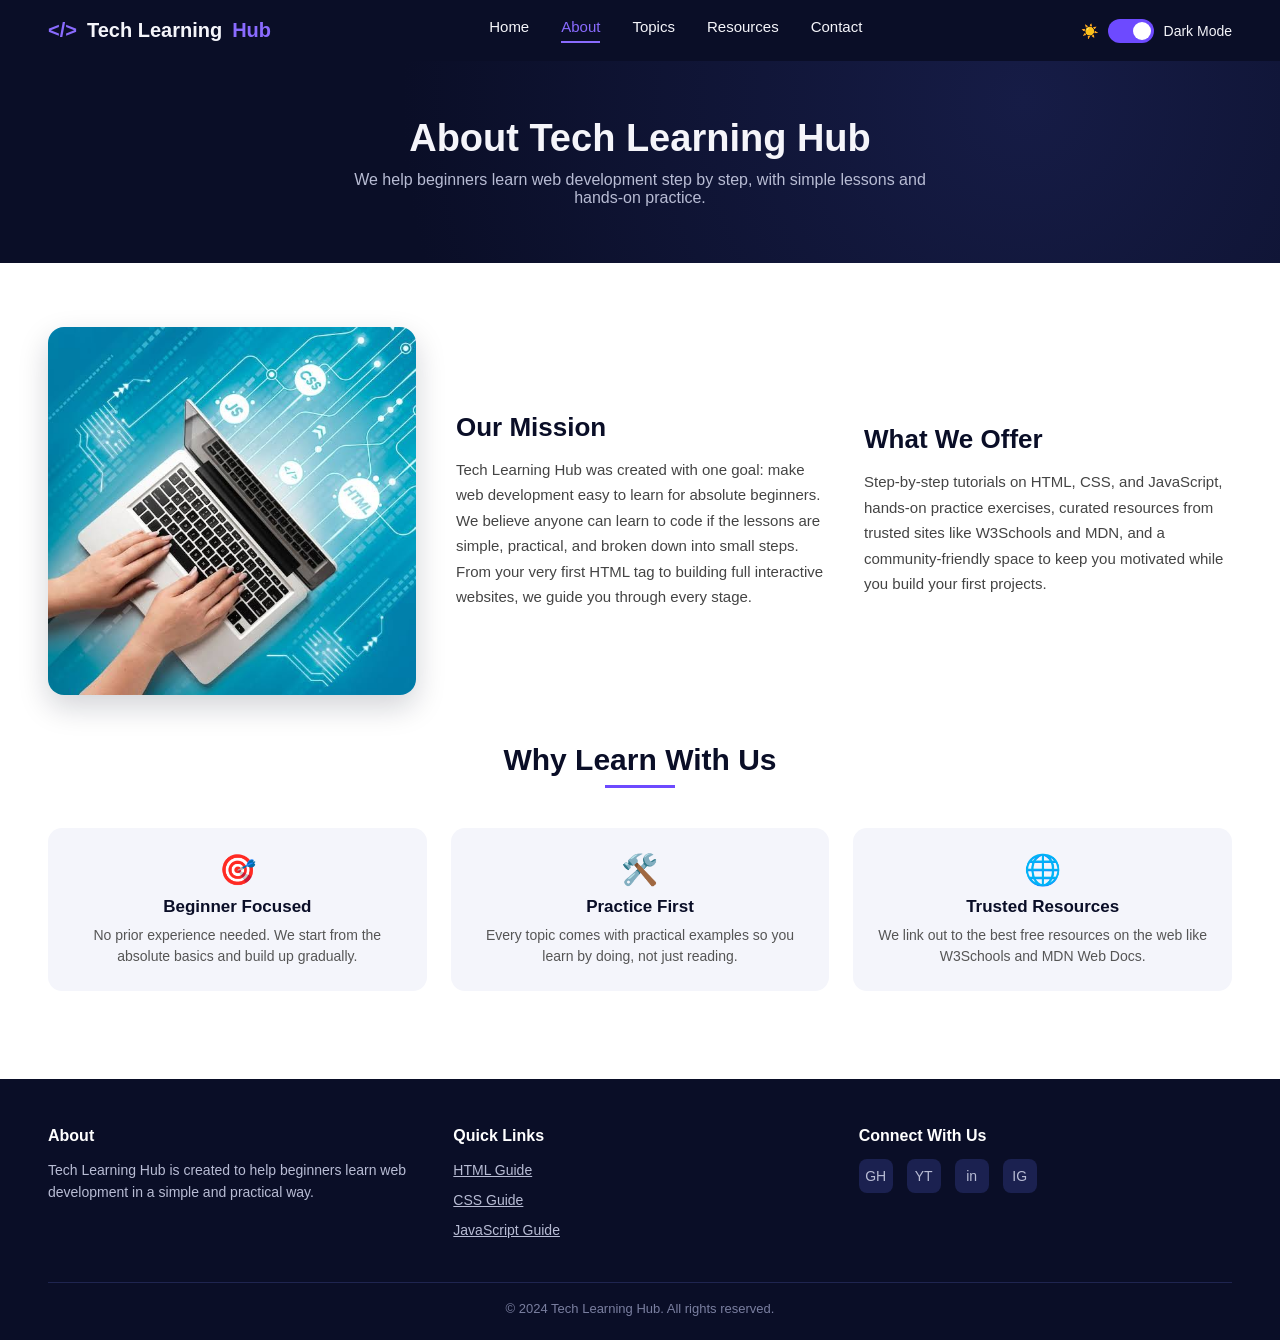
<file: about.html>
<!DOCTYPE html>
<html lang="en">
<head>
<meta charset="UTF-8">
<meta name="viewport" content="width=device-width, initial-scale=1.0">
<title>About - Tech Learning Hub</title>
<link rel="stylesheet" href="style.css">
</head>
<body>

<header>
  <a href="index.html" class="logo"><span class="bracket">&lt;/&gt;</span> Tech Learning <span class="hub">Hub</span></a>
  <nav>
    <a href="index.html">Home</a>
    <a href="about.html" class="active">About</a>
    <a href="topics.html">Topics</a>
    <a href="resources.html">Resources</a>
    <a href="contact.html">Contact</a>
  </nav>
  <div class="mode-toggle">
    ☀️
    <div class="switch on" id="modeSwitch" onclick="toggleMode()"><div class="knob"></div></div>
    <span id="modeLabel">Dark Mode</span>
  </div>
</header>

<section class="page-hero">
  <h1>About Tech Learning Hub</h1>
  <p>We help beginners learn web development step by step, with simple lessons and hands-on practice.</p>
</section>

<main>
  <div class="about-block">
    <div class="about-image">
      <img src="about-hero.png" alt="Person typing on a laptop surrounded by HTML, CSS and JS icons">
    </div>
    <div class="text">
      <h2>Our Mission</h2>
      <p>Tech Learning Hub was created with one goal: make web development easy to learn for absolute beginners.
      We believe anyone can learn to code if the lessons are simple, practical, and broken down into small steps.
      From your very first HTML tag to building full interactive websites, we guide you through every stage.</p>
    </div>
    <div class="text">
      <h2>What We Offer</h2>
      <p>Step-by-step tutorials on HTML, CSS, and JavaScript, hands-on practice exercises, curated resources from
      trusted sites like W3Schools and MDN, and a community-friendly space to keep you motivated while you build
      your first projects.</p>
    </div>
  </div>

  <h2 class="section-title">Why Learn With Us</h2>
  <div class="section-underline"></div>
  <div class="grid3">
    <div class="values-card">
      <div class="icon">🎯</div>
      <h4>Beginner Focused</h4>
      <p>No prior experience needed. We start from the absolute basics and build up gradually.</p>
    </div>
    <div class="values-card">
      <div class="icon">🛠️</div>
      <h4>Practice First</h4>
      <p>Every topic comes with practical examples so you learn by doing, not just reading.</p>
    </div>
    <div class="values-card">
      <div class="icon">🌐</div>
      <h4>Trusted Resources</h4>
      <p>We link out to the best free resources on the web like W3Schools and MDN Web Docs.</p>
    </div>
  </div>
</main>

<footer>
  <div class="footer-grid">
    <div>
      <h4>About</h4>
      <p>Tech Learning Hub is created to help beginners learn web development in a simple and practical way.</p>
    </div>
    <div>
      <h4>Quick Links</h4>
      <ul>
        <li><a href="https://www.w3schools.com/html/" target="_blank" rel="noopener">HTML Guide</a></li>
        <li><a href="https://www.w3schools.com/css/" target="_blank" rel="noopener">CSS Guide</a></li>
        <li><a href="https://www.w3schools.com/js/" target="_blank" rel="noopener">JavaScript Guide</a></li>
      </ul>
    </div>
    <div>
      <h4>Connect With Us</h4>
      <div class="socials">
        <a href="https://github.com" target="_blank" rel="noopener">GH</a>
        <a href="https://youtube.com" target="_blank" rel="noopener">YT</a>
        <a href="https://linkedin.com" target="_blank" rel="noopener">in</a>
        <a href="https://instagram.com" target="_blank" rel="noopener">IG</a>
      </div>
    </div>
  </div>
  <div class="copyright">© 2024 Tech Learning Hub. All rights reserved.</div>
</footer>

<div class="toast" id="toast"></div>
<script src="script.js"></script>
</body>
</html>
</file>
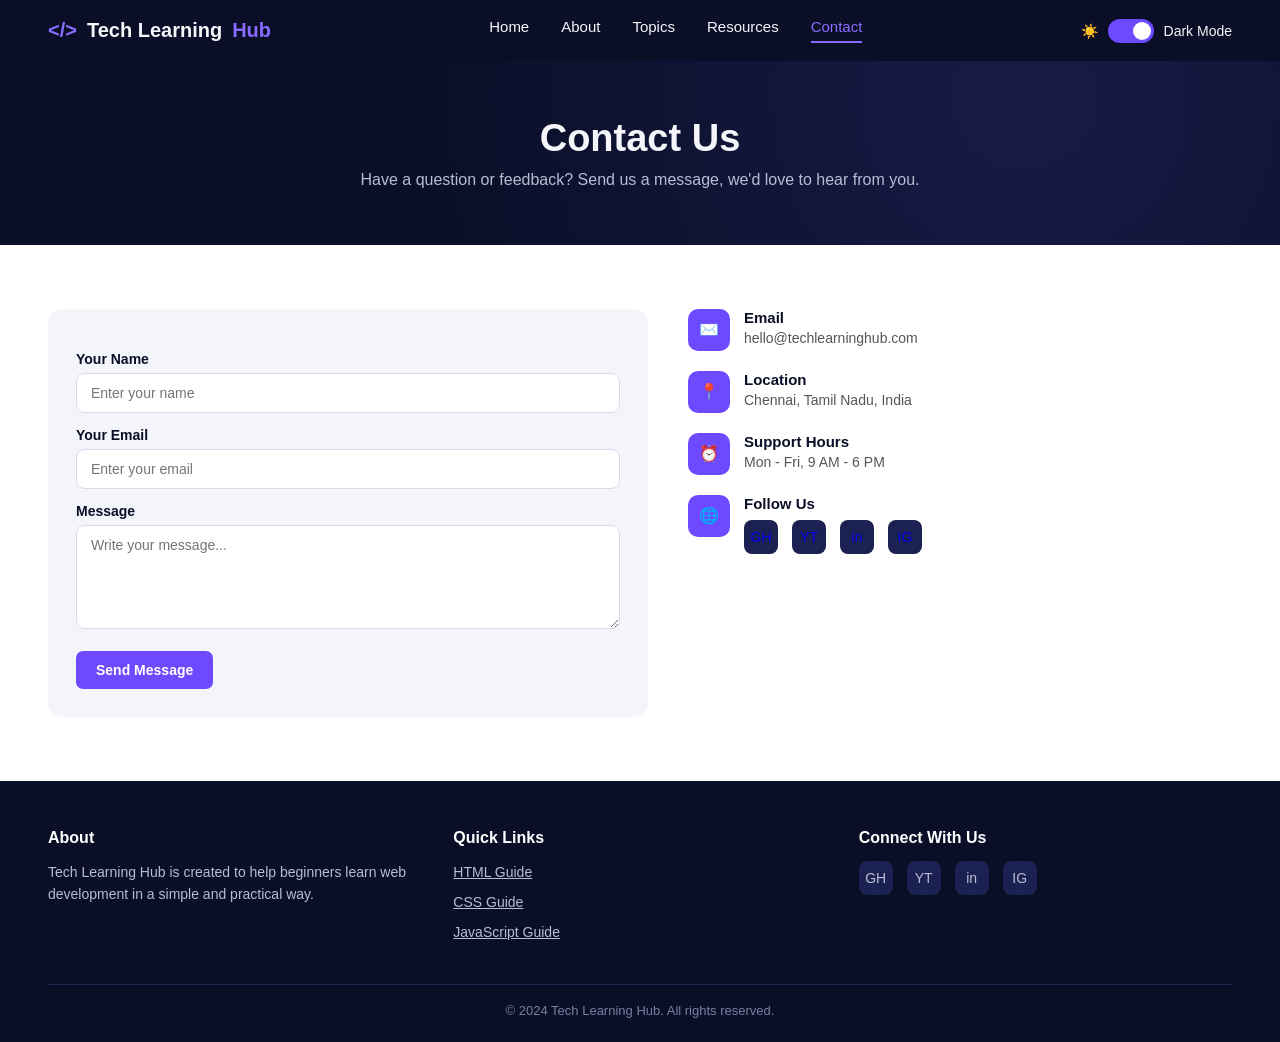
<file: contact.html>
<!DOCTYPE html>
<html lang="en">
<head>
<meta charset="UTF-8">
<meta name="viewport" content="width=device-width, initial-scale=1.0">
<title>Contact - Tech Learning Hub</title>
<link rel="stylesheet" href="style.css">
</head>
<body>

<header>
  <a href="index.html" class="logo"><span class="bracket">&lt;/&gt;</span> Tech Learning <span class="hub">Hub</span></a>
  <nav>
    <a href="index.html">Home</a>
    <a href="about.html">About</a>
    <a href="topics.html">Topics</a>
    <a href="resources.html">Resources</a>
    <a href="contact.html" class="active">Contact</a>
  </nav>
  <div class="mode-toggle">
    ☀️
    <div class="switch on" id="modeSwitch" onclick="toggleMode()"><div class="knob"></div></div>
    <span id="modeLabel">Dark Mode</span>
  </div>
</header>

<section class="page-hero">
  <h1>Contact Us</h1>
  <p>Have a question or feedback? Send us a message, we'd love to hear from you.</p>
</section>

<main>
  <div class="contact-wrap">
    <form class="contact-form" onsubmit="handleContactSubmit(event)">
      <label for="name">Your Name</label>
      <input type="text" id="name" required placeholder="Enter your name">

      <label for="email">Your Email</label>
      <input type="email" id="email" required placeholder="Enter your email">

      <label for="message">Message</label>
      <textarea id="message" rows="5" required placeholder="Write your message..."></textarea>

      <button type="submit" class="action-btn" style="margin-top:18px;">Send Message</button>
    </form>

    <div class="contact-info">
      <div class="item">
        <div class="icon">✉️</div>
        <div>
          <h4>Email</h4>
          <p>hello@techlearninghub.com</p>
        </div>
      </div>
      <div class="item">
        <div class="icon">📍</div>
        <div>
          <h4>Location</h4>
          <p>Chennai, Tamil Nadu, India</p>
        </div>
      </div>
      <div class="item">
        <div class="icon">⏰</div>
        <div>
          <h4>Support Hours</h4>
          <p>Mon - Fri, 9 AM - 6 PM</p>
        </div>
      </div>
      <div class="item">
        <div class="icon">🌐</div>
        <div>
          <h4>Follow Us</h4>
          <div class="socials" style="margin-top:8px;">
            <a href="https://github.com" target="_blank" rel="noopener">GH</a>
            <a href="https://youtube.com" target="_blank" rel="noopener">YT</a>
            <a href="https://linkedin.com" target="_blank" rel="noopener">in</a>
            <a href="https://instagram.com" target="_blank" rel="noopener">IG</a>
          </div>
        </div>
      </div>
    </div>
  </div>
</main>

<footer>
  <div class="footer-grid">
    <div>
      <h4>About</h4>
      <p>Tech Learning Hub is created to help beginners learn web development in a simple and practical way.</p>
    </div>
    <div>
      <h4>Quick Links</h4>
      <ul>
        <li><a href="https://www.w3schools.com/html/" target="_blank" rel="noopener">HTML Guide</a></li>
        <li><a href="https://www.w3schools.com/css/" target="_blank" rel="noopener">CSS Guide</a></li>
        <li><a href="https://www.w3schools.com/js/" target="_blank" rel="noopener">JavaScript Guide</a></li>
      </ul>
    </div>
    <div>
      <h4>Connect With Us</h4>
      <div class="socials">
        <a href="https://github.com" target="_blank" rel="noopener">GH</a>
        <a href="https://youtube.com" target="_blank" rel="noopener">YT</a>
        <a href="https://linkedin.com" target="_blank" rel="noopener">in</a>
        <a href="https://instagram.com" target="_blank" rel="noopener">IG</a>
      </div>
    </div>
  </div>
  <div class="copyright">© 2024 Tech Learning Hub. All rights reserved.</div>
</footer>

<div class="toast" id="toast"></div>
<script src="script.js"></script>
</body>
</html>
</file>
<file: style.css>
:root{
  --bg-dark:#0a0e27;
  --bg-dark2:#0d1230;
  --purple:#6d4aff;
  --purple-light:#8a6bff;
  --orange:#e34c26;
  --blue:#264de4;
  --yellow:#f0db4f;
  --text-light:#f5f5fa;
  --text-dim:#b8bcd4;
  --card-html-bg:#fdf0ee;
  --card-css-bg:#eef2fb;
  --card-js-bg:#fdf6e3;
  --bg-light:#ffffff;
  --text-dark:#0a0e27;
  --footer-bg:#0a0e27;
}
*{margin:0;padding:0;box-sizing:border-box;}
body{
  font-family:'Segoe UI',Arial,sans-serif;
  background:var(--bg-light);
  color:var(--text-dark);
  transition:background .3s, color .3s;
}
body.light-mode .hero, body.light-mode .page-hero, body.light-mode header{
  background:linear-gradient(135deg,#f0f2fa 0%,#e6e9f7 100%);
  color:#0a0e27;
}
body.light-mode .hero p, body.light-mode .page-hero p, body.light-mode .eyebrow{color:#3a3f5c;}
body.light-mode header{background:#ffffff;border-bottom:1px solid #e2e4f0;}
body.light-mode .logo{color:var(--text-dark);}
body.light-mode .logo .bracket, body.light-mode .logo .hub{color:var(--purple);}
body.light-mode nav a{color:var(--text-dark);}
body.light-mode nav a.active{color:var(--purple);}
body.light-mode nav a:hover{color:var(--purple);}
body.light-mode .mode-toggle{color:var(--text-dark);}
body.light-mode .switch{background:#d8dae8;}

header{
  background:var(--bg-dark);
  color:var(--text-light);
  display:flex;
  align-items:center;
  justify-content:space-between;
  padding:18px 48px;
  flex-wrap:wrap;
  gap:12px;
}
.logo{display:flex;align-items:center;gap:10px;font-size:20px;font-weight:700;color:var(--text-light);text-decoration:none;}
.logo .bracket{color:var(--purple-light);font-weight:800;}
.logo .hub{color:var(--purple-light);}
nav{display:flex;gap:32px;flex-wrap:wrap;}
nav a{color:var(--text-light);text-decoration:none;font-size:15px;font-weight:500;padding-bottom:6px;cursor:pointer;}
nav a.active{color:var(--purple-light);border-bottom:2px solid var(--purple-light);}
nav a:hover{color:var(--purple-light);}
.mode-toggle{display:flex;align-items:center;gap:10px;color:var(--text-light);font-size:14px;}
.switch{position:relative;width:46px;height:24px;background:#3a3f5c;border-radius:20px;cursor:pointer;transition:.3s;}
.switch .knob{position:absolute;top:3px;left:3px;width:18px;height:18px;border-radius:50%;background:#fff;transition:.3s;}
.switch.on{background:var(--purple);}
.switch.on .knob{transform:translateX(22px);}

/* Home hero */
.hero{
  background:radial-gradient(circle at 80% 20%, #161c46 0%, #0a0e27 60%);
  color:var(--text-light);
  display:flex;
  align-items:center;
  justify-content:space-between;
  padding:64px 48px;
  gap:40px;
  flex-wrap:wrap;
}
.hero-text{max-width:600px;}
.eyebrow{color:var(--purple-light);font-weight:700;letter-spacing:1px;font-size:14px;margin-bottom:14px;}
.eyebrow::before{content:"| ";}
h1{font-size:48px;line-height:1.15;margin-bottom:20px;}
h1 .accent{color:var(--purple-light);}
.hero p{color:var(--text-dim);font-size:17px;margin-bottom:28px;max-width:520px;}
.btn-row{display:flex;gap:16px;flex-wrap:wrap;}
.btn{
  padding:13px 26px;border-radius:8px;font-weight:600;font-size:15px;
  cursor:pointer;border:none;transition:.2s;display:inline-flex;align-items:center;gap:8px;
  text-decoration:none;
}
.btn-primary{background:var(--purple);color:#fff;}
.btn-primary:hover{background:var(--purple-light);}
.btn-outline{background:transparent;border:1px solid var(--purple-light);color:var(--purple-light);}
.btn-outline:hover{background:rgba(138,107,255,.15);}

.hero-art{position:relative;display:flex;align-items:center;justify-content:center;min-width:320px;}
.laptop{
  width:320px;height:200px;background:#1b2150;border:2px solid #3a3f5c;border-radius:10px;
  display:flex;align-items:center;justify-content:center;position:relative;
}
.laptop::after{
  content:"";position:absolute;bottom:-16px;left:-20px;width:360px;height:16px;
  background:#cfd2e6;border-radius:0 0 14px 14px;
}
.code-lines{width:90%;}
.code-lines div{height:6px;margin:8px 0;border-radius:3px;width:var(--w,60%);}
.badge{
  position:absolute;width:64px;height:64px;border-radius:14px;display:flex;align-items:center;justify-content:center;
  font-weight:800;color:#fff;font-size:13px;box-shadow:0 6px 18px rgba(0,0,0,.4);
}
.badge.html{background:var(--orange);top:-10px;left:-40px;}
.badge.css{background:var(--blue);top:30px;right:-50px;}
.badge.js{background:var(--yellow);color:#0a0e27;bottom:-20px;right:-20px;}

/* Inner page hero (About/Topics/Resources/Contact) */
.page-hero{
  background:radial-gradient(circle at 80% 20%, #161c46 0%, #0a0e27 60%);
  color:var(--text-light);
  padding:56px 48px;
  text-align:center;
}
.page-hero h1{font-size:38px;margin-bottom:10px;}
.page-hero p{color:var(--text-dim);font-size:16px;max-width:600px;margin:0 auto;}

main{padding:64px 48px;}
.section-title{text-align:center;font-size:30px;font-weight:700;margin-bottom:8px;color:var(--text-dark);}
.section-underline{width:70px;height:3px;background:var(--purple);margin:0 auto 40px;}

.grid3{display:grid;grid-template-columns:repeat(3,1fr);gap:24px;margin-bottom:24px;}
.grid2{display:grid;grid-template-columns:repeat(2,1fr);gap:24px;margin-bottom:24px;}
@media(max-width:900px){.grid3{grid-template-columns:1fr;} .grid2{grid-template-columns:1fr;}}

.topic-card{border-radius:14px;padding:28px;}
.topic-card.html{background:var(--card-html-bg);}
.topic-card.css{background:var(--card-css-bg);}
.topic-card.js{background:var(--card-js-bg);}
.topic-icon{width:54px;height:54px;border-radius:10px;display:flex;align-items:center;justify-content:center;font-weight:800;color:#fff;margin-bottom:16px;font-size:18px;}
.topic-icon.html{background:var(--orange);}
.topic-icon.css{background:var(--blue);}
.topic-icon.js{background:var(--yellow);color:#0a0e27;}
.topic-icon img{width:100%;height:100%;object-fit:cover;border-radius:10px;display:block;}
.topic-card h3{font-size:20px;margin-bottom:8px;}
.topic-card.html h3{color:var(--orange);}
.topic-card.css h3{color:var(--blue);}
.topic-card.js h3{color:#b8860b;}
.topic-card p{color:#444;font-size:14.5px;margin-bottom:18px;line-height:1.5;}
.topic-card ul{margin:0 0 18px 0;padding-left:18px;color:#444;font-size:14px;line-height:1.7;}
.pill-btn{padding:9px 18px;border-radius:7px;font-weight:600;font-size:14px;cursor:pointer;border:1px solid;background:#fff;text-decoration:none;display:inline-block;}
.pill-btn.html{color:var(--orange);border-color:var(--orange);}
.pill-btn.css{color:var(--blue);border-color:var(--blue);}
.pill-btn.js{color:#b8860b;border-color:#d4af37;}

.interactive-card{background:#f4f5fb;border-radius:14px;padding:24px;}
.interactive-card h3{font-size:18px;margin-bottom:10px;}
.interactive-card p{color:#555;font-size:14px;margin-bottom:16px;line-height:1.5;}
.action-btn{background:var(--purple);color:#fff;border:none;padding:11px 20px;border-radius:7px;font-weight:600;cursor:pointer;font-size:14px;}
.action-btn:hover{background:var(--purple-light);}
.msg-output{margin-top:14px;font-size:14px;font-weight:600;color:var(--purple);min-height:20px;}
.quote-box{background:transparent;font-style:italic;color:#222;}
.quote-box blockquote{font-size:15px;margin-bottom:6px;}
.tips-box{margin-top:14px;background:#fff;border-left:3px solid var(--purple);padding:10px 14px;border-radius:6px;font-size:13.5px;color:#333;display:none;}
.tips-box.show{display:block;}

/* About page specifics */
.about-block{display:flex;gap:40px;align-items:center;flex-wrap:wrap;margin-bottom:48px;}
.about-image{flex:1;min-width:280px;}
.about-image img{width:100%;border-radius:16px;display:block;box-shadow:0 12px 30px rgba(10,14,39,.18);}
.about-block .text{flex:1;min-width:280px;}
.about-block .text h2{font-size:26px;margin-bottom:14px;color:var(--text-dark);}
.about-block .text p{color:#444;line-height:1.7;font-size:15px;}
.values-card{background:#f4f5fb;border-radius:14px;padding:24px;text-align:center;}
.values-card .icon{font-size:30px;margin-bottom:10px;}
.values-card h4{margin-bottom:8px;font-size:17px;}
.values-card p{color:#555;font-size:14px;line-height:1.5;}

/* Resources page */
.resource-list{list-style:none;}
.resource-list li{margin-bottom:14px;}
.resource-list a{display:block;background:#f4f5fb;padding:16px 20px;border-radius:10px;text-decoration:none;color:var(--text-dark);font-weight:600;transition:.2s;}
.resource-list a:hover{background:#e9ebf8;}
.resource-list span{display:block;font-weight:400;color:#555;font-size:13.5px;margin-top:4px;}

/* Contact page */
.contact-wrap{display:flex;gap:40px;flex-wrap:wrap;}
.contact-form{flex:1;min-width:300px;background:#f4f5fb;padding:28px;border-radius:14px;}
.contact-form label{display:block;font-size:14px;font-weight:600;margin-bottom:6px;margin-top:14px;}
.contact-form input, .contact-form textarea{
  width:100%;padding:11px 14px;border-radius:8px;border:1px solid #d8dae8;font-size:14px;font-family:inherit;
}
.contact-form input:focus, .contact-form textarea:focus{outline:2px solid var(--purple-light);}
.contact-info{flex:1;min-width:260px;}
.contact-info .item{display:flex;gap:14px;margin-bottom:20px;align-items:flex-start;}
.contact-info .icon{width:42px;height:42px;border-radius:10px;background:var(--purple);color:#fff;display:flex;align-items:center;justify-content:center;flex-shrink:0;}
.contact-info h4{font-size:15px;margin-bottom:4px;}
.contact-info p{font-size:14px;color:#555;}

footer{background:var(--footer-bg);color:var(--text-dim);padding:48px 48px 24px;}
.footer-grid{display:grid;grid-template-columns:repeat(3,1fr);gap:32px;margin-bottom:32px;}
@media(max-width:900px){.footer-grid{grid-template-columns:1fr;}}
footer h4{color:#fff;margin-bottom:14px;font-size:16px;}
footer p, footer li{font-size:14px;line-height:1.6;}
footer ul{list-style:none;}
footer li{margin-bottom:8px;}
footer a{color:var(--text-dim);text-decoration:underline;}
.socials{display:flex;gap:14px;margin-top:4px;}
.socials a{width:34px;height:34px;border-radius:8px;background:#1b2150;display:flex;align-items:center;justify-content:center;text-decoration:none;font-size:14px;}
.copyright{text-align:center;border-top:1px solid #1f2550;padding-top:18px;font-size:13px;color:#7a7fa0;}

.toast{
  position:fixed;bottom:24px;right:24px;background:var(--purple);color:#fff;padding:14px 22px;
  border-radius:10px;font-weight:600;font-size:14px;box-shadow:0 8px 24px rgba(0,0,0,.3);
  opacity:0;transform:translateY(20px);transition:.3s;pointer-events:none;z-index:999;
}
.toast.show{opacity:1;transform:translateY(0);}
</file>
